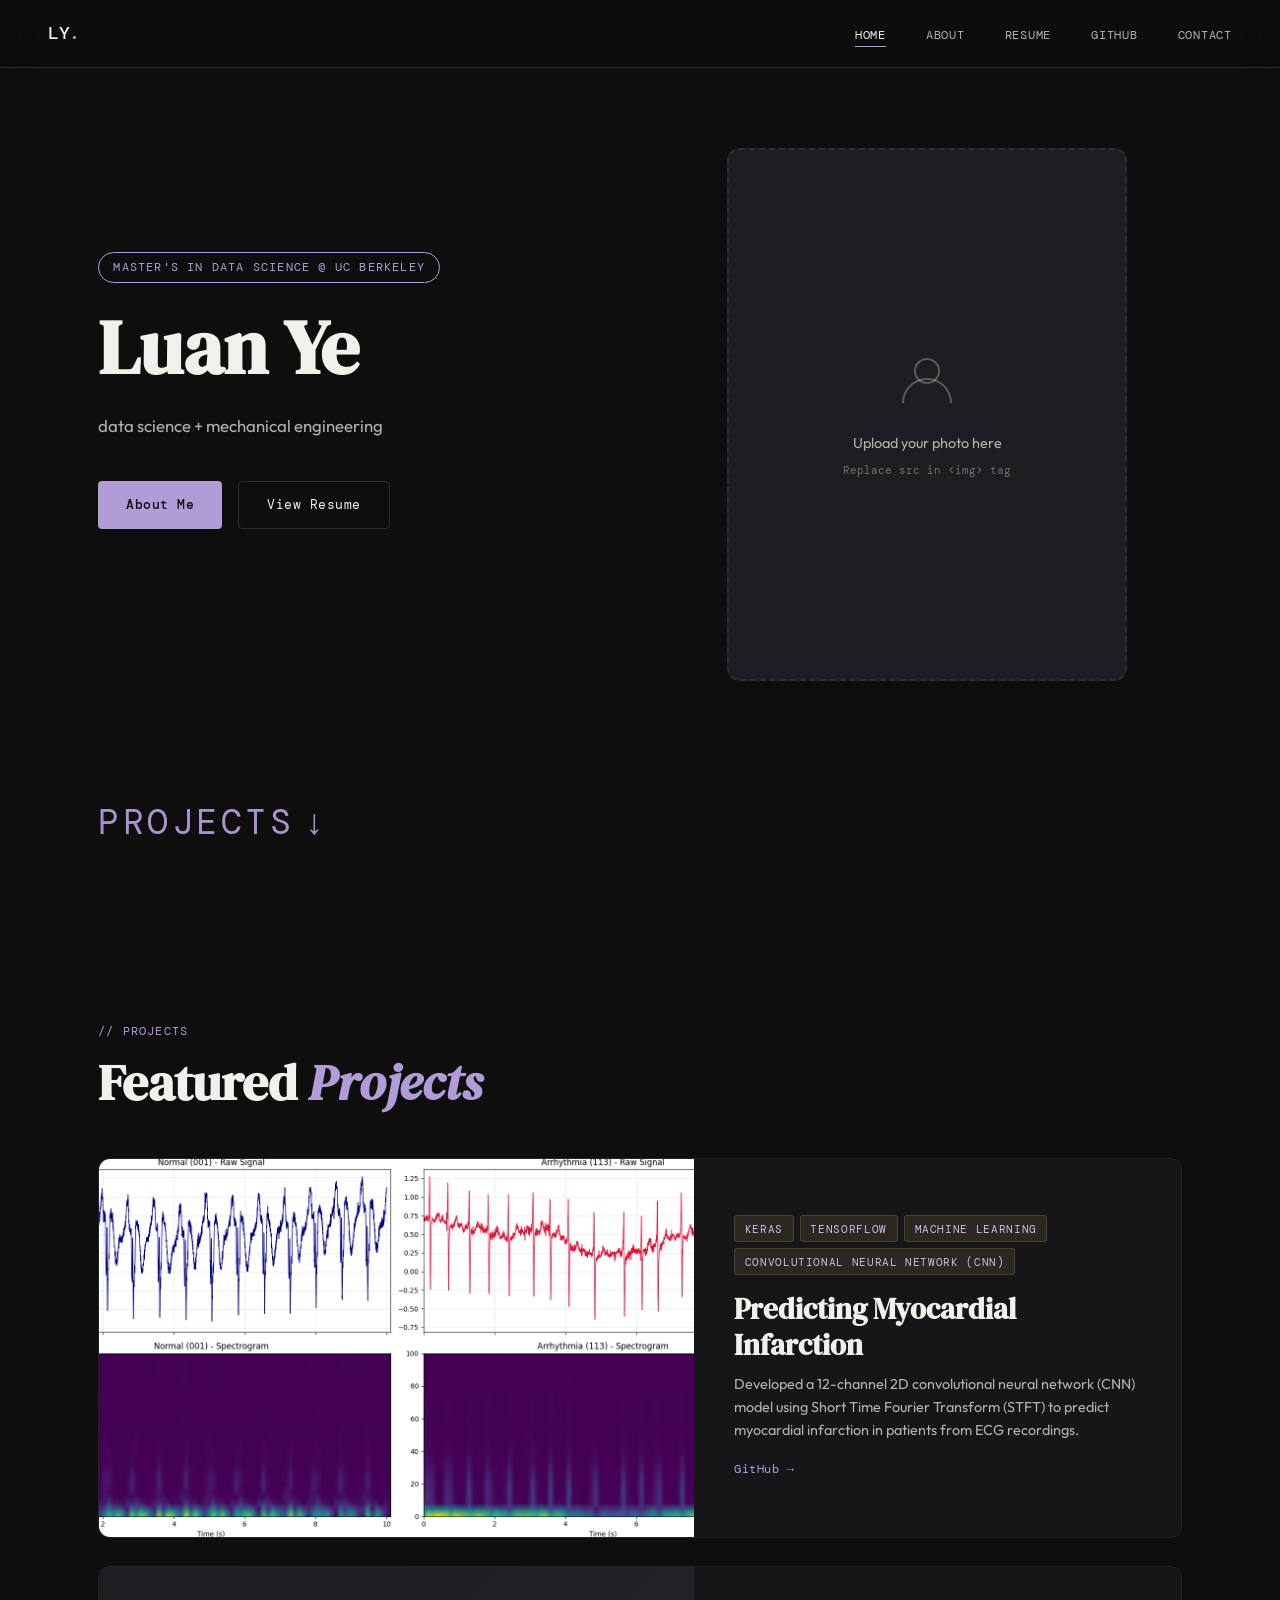
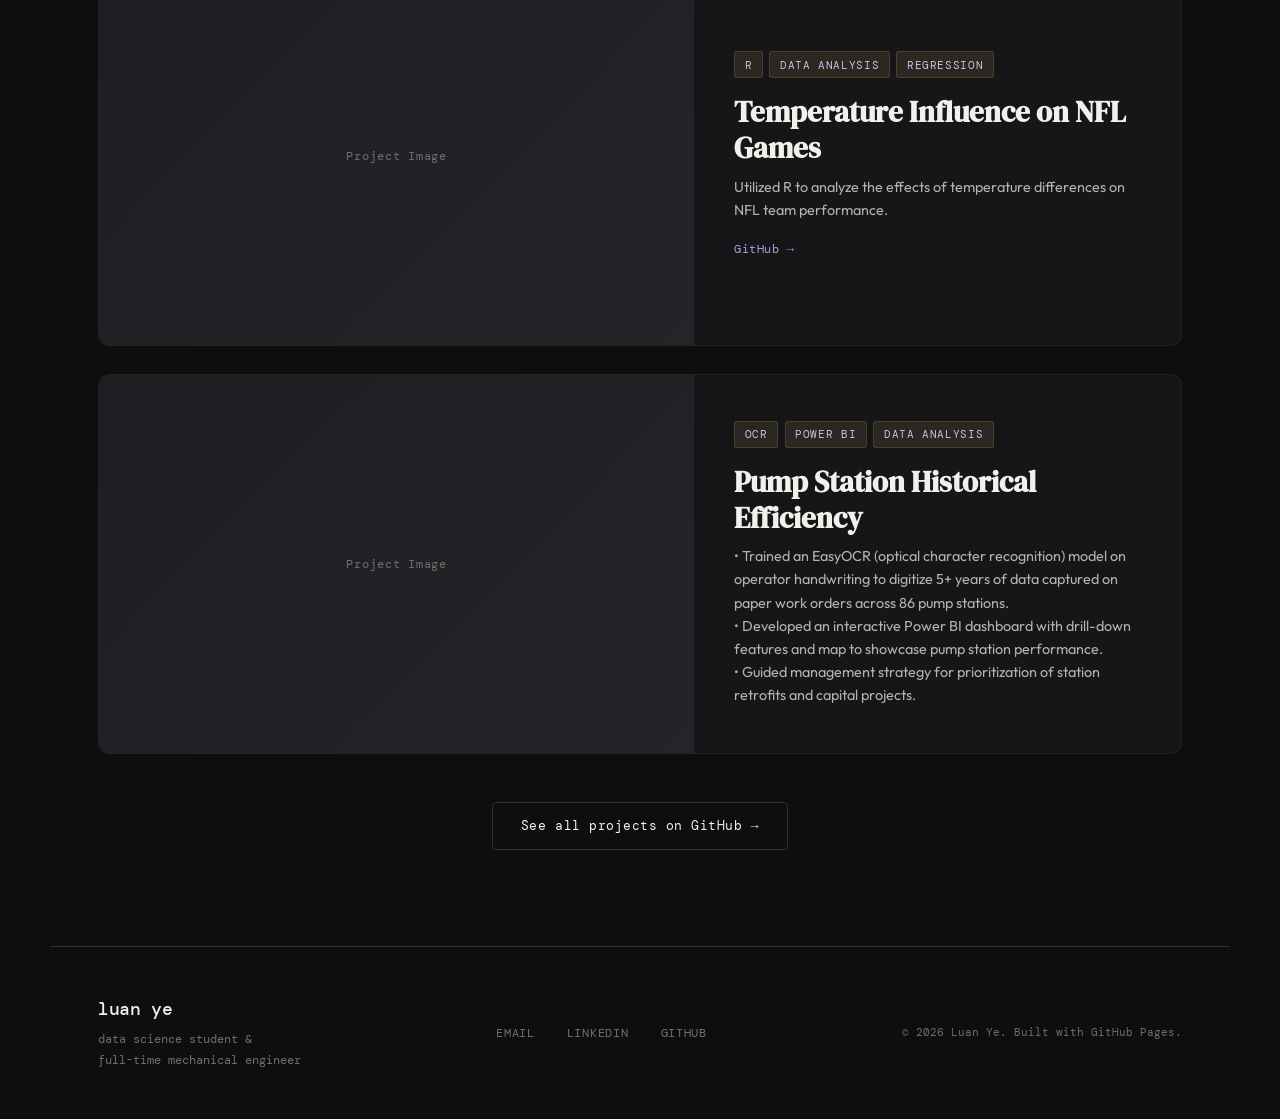
<file: index.html>
<!DOCTYPE html>
<html lang="en">
<head>
  <meta charset="UTF-8" />
  <meta name="viewport" content="width=device-width, initial-scale=1.0"/>
  <title>Luan Ye — Data Science & Mechanical Engineering</title>
  <link rel="preconnect" href="https://fonts.googleapis.com">
  <link href="https://fonts.googleapis.com/css2?family=DM+Serif+Display:ital@0;1&family=DM+Mono:wght@300;400;500&family=Outfit:wght@300;400;500;600&display=swap" rel="stylesheet">
  <link rel="stylesheet" href="style.css">
</head>
<body>

  <!-- NAV -->
  <nav class="navbar">
    <div class="nav-logo">LY<span class="dot">.</span></div>
    <ul class="nav-links">
      <li><a href="index.html" class="active">Home</a></li>
      <li><a href="about.html">About</a></li>
      <li><a href="resume.html">Resume</a></li>
      <li><a href="https://github.com/yourusername" target="_blank">GitHub</a></li>
      <li><a href="contact.html">Contact</a></li>
    </ul>
    <button class="nav-toggle" aria-label="Toggle menu">&#9776;</button>
  </nav>

  <!-- HERO -->
  <section class="hero">
    <div class="hero-left">
      <span class="hero-tag">Master's in Data Science @ UC Berkeley</span>
      <h1 class="hero-title">Luan Ye </h1>
      <p class="hero-sub">
        data science + mechanical engineering
      </p>
      <div class="hero-cta">
        <a href="about.html" class="btn btn-primary">About Me</a>
        <a href="resume.html" class="btn btn-ghost">View Resume</a>
      </div>
    </div>

    <div class="hero-right">
      <div class="photo-frame">
        <div class="photo-placeholder">
          <div class="photo-inner">
            <svg width="64" height="64" viewBox="0 0 64 64" fill="none" xmlns="http://www.w3.org/2000/svg">
              <circle cx="32" cy="24" r="12" stroke="currentColor" stroke-width="2" fill="none" opacity="0.4"/>
              <path d="M8 56c0-13.255 10.745-24 24-24s24 10.745 24 24" stroke="currentColor" stroke-width="2" fill="none" opacity="0.4"/>
            </svg>
            <p>Upload your photo here</p>
            <span>Replace src in &lt;img&gt; tag</span>
          </div>
        </div>
        <!-- Uncomment and replace with your photo:
        <img src="assets/photo.jpg" alt="Your Name" class="hero-photo" />
        -->
        <div class="frame-accent top-left"></div>
        <div class="frame-accent bottom-right"></div>
      </div>
    </div>

    <div class="hero-scroll-indicator">
  <a href="#projects" class="scroll-down">
    Projects <span class="arrow">↓</span>
  </a>
</div>
  </section>

  <!-- PROJECTS -->
  <section class="projects-section" id="projects">
    <div class="section-header">
      <div class="section-label">// Projects</div>
      <h2>Featured <em>Projects</em></h2>
    </div>

    <div class="projects-grid">

      <div class="project-card large">
        <div class="project-img-wrap">
          <img src="assets/ECG_STFT_Spectrogram.png" alt="Project 1 Image"> 
          </div>
        <div class="project-info">
          <div class="project-tags">
            <span>Keras</span><span>TensorFlow</span><span>Machine Learning</span><span>Convolutional Neural Network (CNN)</span>
          </div>
          <h3>Predicting Myocardial Infarction</h3>
          <p>Developed a 12-channel 2D convolutional neural network (CNN) model using Short Time Fourier Transform (STFT) to predict myocardial infarction in patients from ECG recordings.</p>
          <div class="project-links">
            <a href="https://github.com/yourusername/project1" target="_blank" class="proj-link">GitHub →</a>
          </div>
        </div>
      </div>

      <div class="project-card large">
        <div class="project-img-wrap">
          <div class="project-img-placeholder">
            <span>Project Image</span>
          </div>
        </div>
        <div class="project-info">
          <div class="project-tags">
            <span>R</span><span>Data Analysis</span><span>Regression</span>
          </div>
          <h3>Temperature Influence on NFL Games</h3>
          <p>Utilized R to analyze the effects of temperature differences on NFL team performance.</p>
          <div class="project-links">
            <a href="https://github.com/yourusername/project2" target="_blank" class="proj-link">GitHub →</a>
          </div>
        </div>
      </div>

      <div class="project-card large">
        <div class="project-img-wrap">
          <div class="project-img-placeholder">
            <span>Project Image</span>
          </div>
        </div>
        <div class="project-info">
          <div class="project-tags">
            <span>OCR</span><span>Power BI</span><span>Data Analysis</span>
          </div>
          <h3>Pump Station Historical Efficiency</h3>
          <p>• Trained an EasyOCR (optical character recognition) model on operator handwriting to digitize 5+ years of data captured on paper work orders across 86 pump stations. 
          <br>• Developed an interactive Power BI dashboard with drill-down features and map to showcase pump station performance.
          <br>• Guided management strategy for prioritization of station retrofits and capital projects.
          </p>
        </div>
      </div>

    </div>

    <div class="projects-more">
      <a href="https://github.com/yourusername" target="_blank" class="btn btn-ghost">See all projects on GitHub →</a>
    </div>
  </section>

  <!-- FOOTER -->
  <div id="footer-placeholder"></div>

  <script src="main.js"></script>
</body>
</html>
</file>
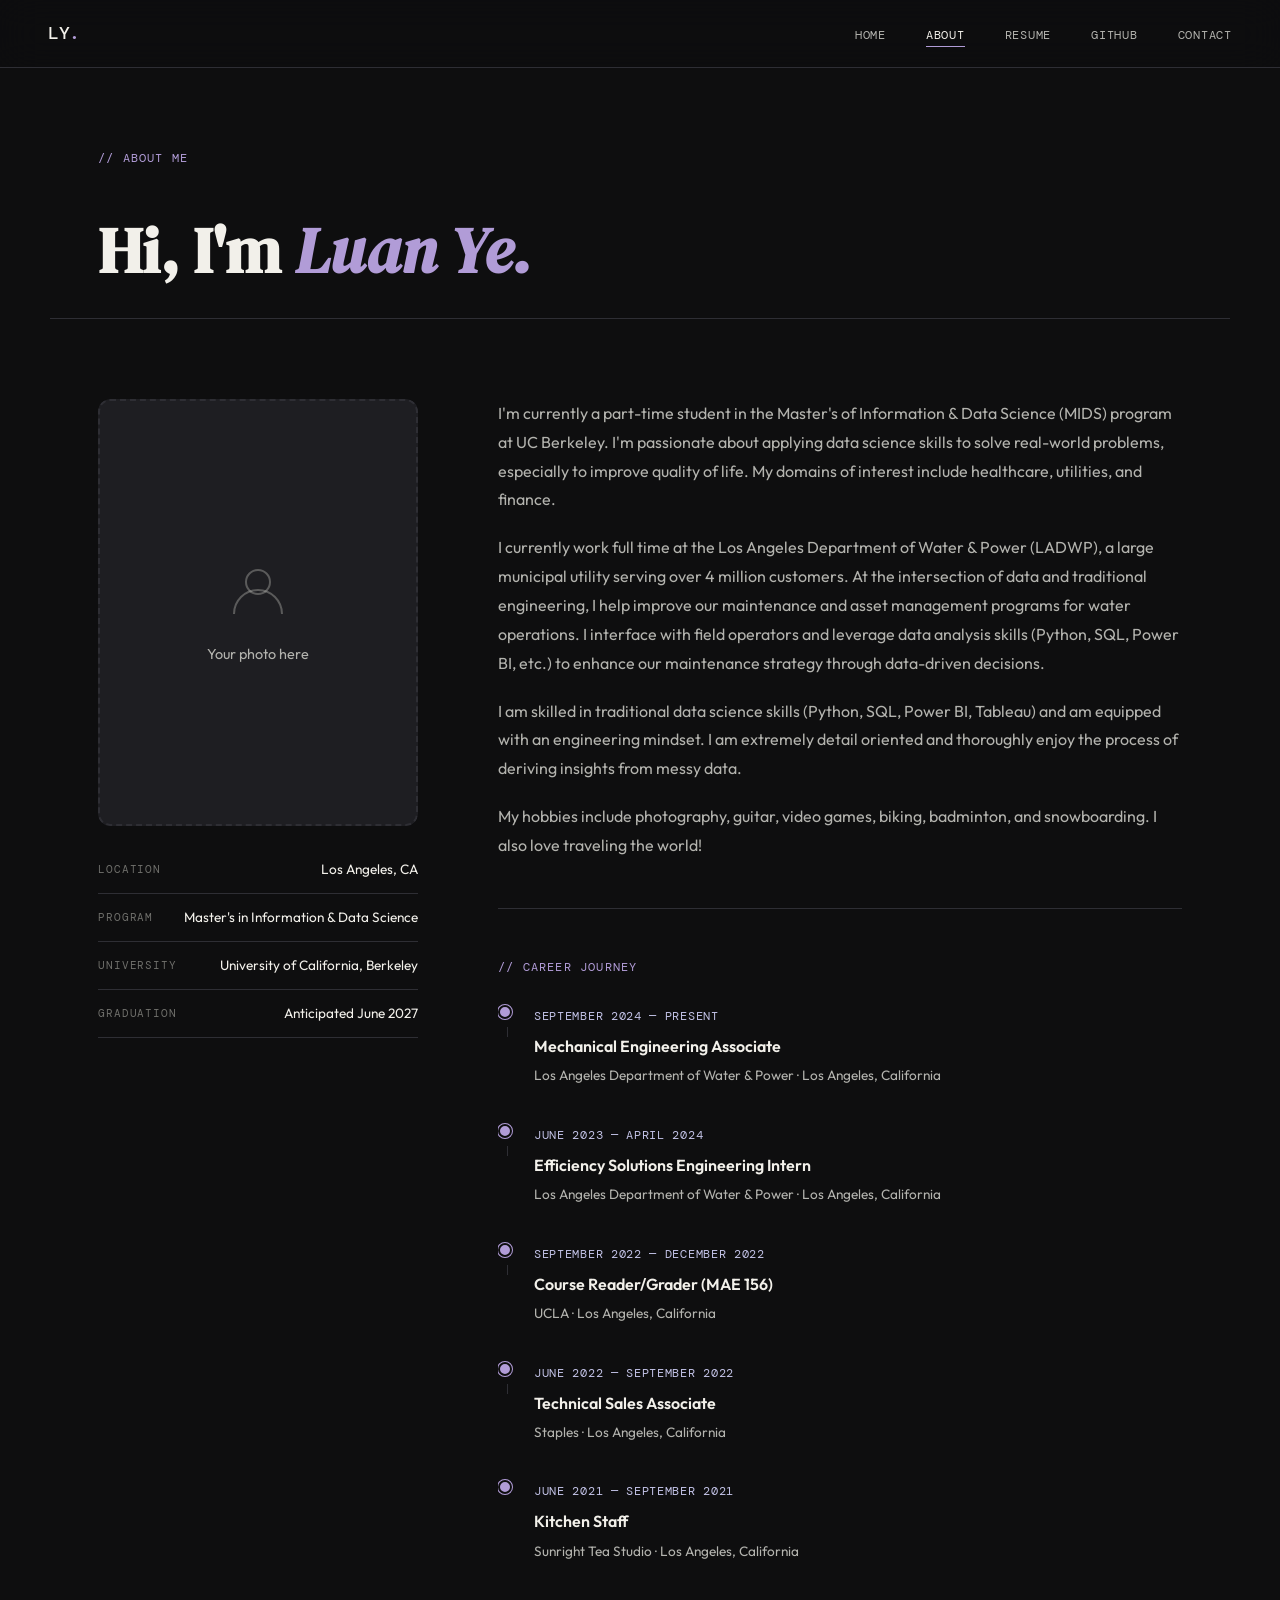
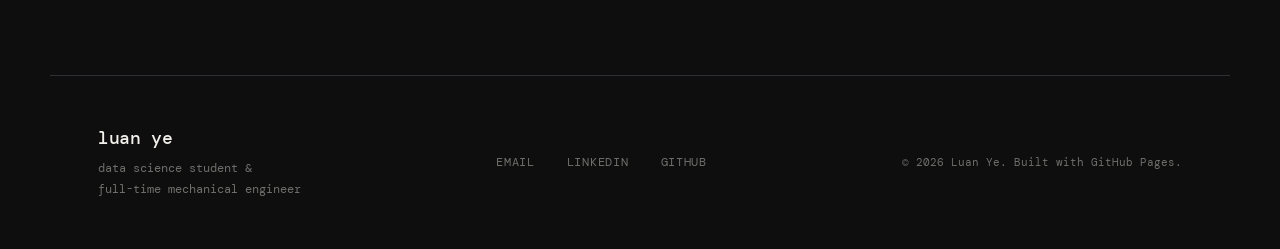
<file: about.html>
<!DOCTYPE html>
<html lang="en">
<head>
  <meta charset="UTF-8" />
  <meta name="viewport" content="width=device-width, initial-scale=1.0"/>
  <title>About — Luan Ye</title>
  <link rel="preconnect" href="https://fonts.googleapis.com">
  <link href="https://fonts.googleapis.com/css2?family=DM+Serif+Display:ital@0;1&family=DM+Mono:wght@300;400;500&family=Outfit:wght@300;400;500;600&display=swap" rel="stylesheet">
  <link rel="stylesheet" href="style.css">
</head>
<body>

  <nav class="navbar">
    <div class="nav-logo">LY<span class="dot">.</span></div>
    <ul class="nav-links">
      <li><a href="index.html">Home</a></li>
      <li><a href="about.html" class="active">About</a></li>
      <li><a href="resume.html">Resume</a></li>
      <li><a href="https://github.com/yourusername" target="_blank">GitHub</a></li>
      <li><a href="contact.html">Contact</a></li>
    </ul>
    <button class="nav-toggle" aria-label="Toggle menu">&#9776;</button>
  </nav>

  <section class="page-hero">
    <div class="section-label">// About Me</div>
    <br><h1>Hi, I'm <em>Luan Ye.</em></h1>
  </section>

  <section class="about-section">
    <div class="about-grid">
      <div class="about-photo-col">
        <div class="photo-frame about-frame">
          <div class="photo-placeholder">
            <div class="photo-inner">
              <svg width="64" height="64" viewBox="0 0 64 64" fill="none">
                <circle cx="32" cy="24" r="12" stroke="currentColor" stroke-width="2" fill="none" opacity="0.4"/>
                <path d="M8 56c0-13.255 10.745-24 24-24s24 10.745 24 24" stroke="currentColor" stroke-width="2" fill="none" opacity="0.4"/>
              </svg>
              <p>Your photo here</p>
            </div>
          </div>
          <!-- <img src="assets/photo.jpg" alt="Your Name" class="hero-photo" /> -->
          <div class="frame-accent top-left"></div>
          <div class="frame-accent bottom-right"></div>
        </div>
        <div class="about-quick-facts">
          <div class="fact"><span class="fact-label">Location</span><span>Los Angeles, CA</span></div>
          <div class="fact"><span class="fact-label">Program</span><span>Master's in Information & Data Science</span></div>
          <div class="fact"><span class="fact-label">University</span><span>University of California, Berkeley</span></div>
          <div class="fact"><span class="fact-label">Graduation</span><span>Anticipated June 2027</span></div>
        </div>
      </div>

      <div class="about-text-col">
        <p>
          I'm currently a part-time student in the Master's of Information & Data Science (MIDS) program at UC Berkeley. I'm passionate about applying data science skills to solve real-world problems, especially to improve quality of life. 
          My domains of interest include healthcare, utilities, and finance.
        </p>
        <p>
         I currently work full time at the Los Angeles Department of Water & Power (LADWP), a large municipal utility serving over 4 million customers. At the intersection of data and traditional engineering, I help improve our maintenance and asset management programs for water operations.
         I interface with field operators and leverage data analysis skills (Python, SQL, Power BI, etc.) to enhance our maintenance strategy through data-driven decisions.
        </p>
        <p>
          I am skilled in traditional data science skills (Python, SQL, Power BI, Tableau) and am equipped with an engineering mindset. I am extremely detail oriented and thoroughly enjoy the process of deriving insights from messy data.
        </p>
        <p>
          My hobbies include photography, guitar, video games, biking, badminton, and snowboarding. I also love traveling the world!
        </p>

        <div class="timeline">
  <div class="section-label" style="margin-bottom: 1.5rem;">
    // Career Journey
  </div>

  <div class="timeline-item">
    <div class="timeline-dot"></div>
    <div class="timeline-content">
      <span class="timeline-date">September 2024 — Present</span>
      <h4>Mechanical Engineering Associate</h4>
      <p>Los Angeles Department of Water & Power · Los Angeles, California</p>
    </div>
  </div>

  <div class="timeline-item">
    <div class="timeline-dot"></div>
    <div class="timeline-content">
      <span class="timeline-date">June 2023 — April 2024</span>
      <h4>Efficiency Solutions Engineering Intern</h4>
      <p>Los Angeles Department of Water & Power · Los Angeles, California</p>
    </div>
  </div>

  <div class="timeline-item">
    <div class="timeline-dot"></div>
    <div class="timeline-content">
      <span class="timeline-date">September 2022 — December 2022</span>
      <h4>Course Reader/Grader (MAE 156)</h4>
      <p>UCLA · Los Angeles, California</p>
    </div>
  </div>

  <div class="timeline-item">
    <div class="timeline-dot"></div>
    <div class="timeline-content">
      <span class="timeline-date">June 2022 — September 2022</span>
      <h4>Technical Sales Associate</h4>
      <p>Staples · Los Angeles, California</p>
    </div>
  </div>

  <div class="timeline-item">
    <div class="timeline-dot"></div>
    <div class="timeline-content">
      <span class="timeline-date">June 2021 — September 2021</span>
      <h4>Kitchen Staff</h4>
      <p>Sunright Tea Studio · Los Angeles, California</p>
    </div>
  </div>

</div>
  </section>

  <div id="footer-placeholder"></div>

  <script src="main.js"></script>
</body>
</html>
</file>
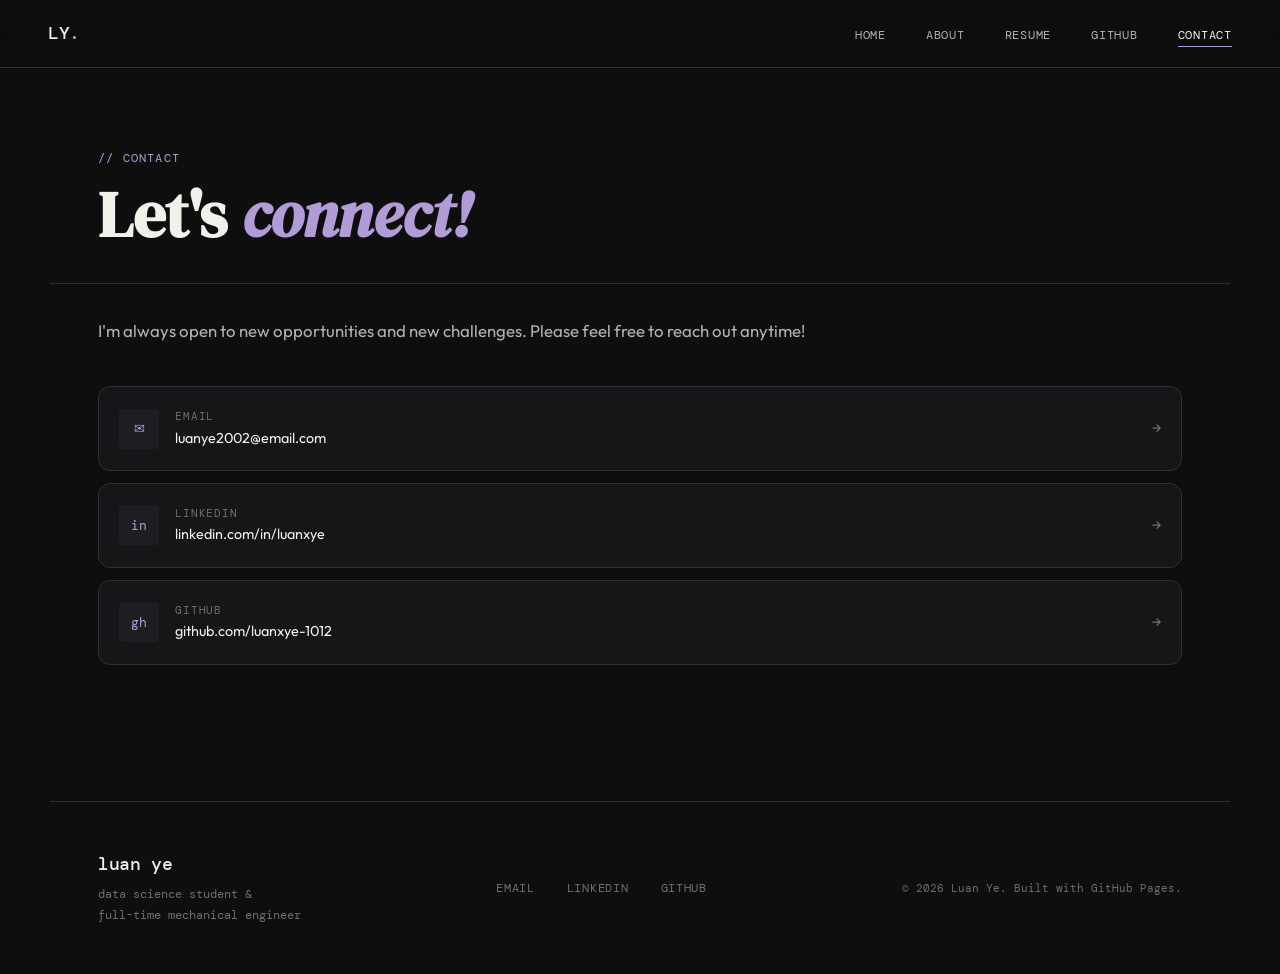
<file: contact.html>
<!DOCTYPE html>
<html lang="en">
<head>
  <meta charset="UTF-8" />
  <meta name="viewport" content="width=device-width, initial-scale=1.0"/>
  <title>Contact — Luan Ye</title>
  <link rel="preconnect" href="https://fonts.googleapis.com">
  <link href="https://fonts.googleapis.com/css2?family=DM+Serif+Display:ital@0;1&family=DM+Mono:wght@300;400;500&family=Outfit:wght@300;400;500;600&display=swap" rel="stylesheet">
  <link rel="stylesheet" href="style.css">
</head>
<body>

  <nav class="navbar">
    <div class="nav-logo">LY<span class="dot">.</span></div>
    <ul class="nav-links">
      <li><a href="index.html">Home</a></li>
      <li><a href="about.html">About</a></li>
      <li><a href="resume.html">Resume</a></li>
      <li><a href="https://github.com/yourusername" target="_blank">GitHub</a></li>
      <li><a href="contact.html" class="active">Contact</a></li>
    </ul>
    <button class="nav-toggle" aria-label="Toggle menu">&#9776;</button>
  </nav>

  <section class="page-hero">
    <div class="section-label">// Contact</div>
    <h1>Let's <em>connect!</em></h1>
  </section>

 <section class="contact-section">

  <p class="contact-intro">
    I'm always open to new opportunities and new challenges. Please feel free to reach out anytime!
  </p>

  <div class="contact-channels">

    <a href="mailto:luanye2002@email.com" class="contact-channel">
      <div class="channel-icon">✉</div>
      <div class="channel-info">
        <span class="channel-label">Email</span>
        <span class="channel-value">luanye2002@email.com</span>
      </div>
      <span class="channel-arrow">→</span>
    </a>

    <a href="https://linkedin.com/in/yourprofile" target="_blank" class="contact-channel">
      <div class="channel-icon">in</div>
      <div class="channel-info">
        <span class="channel-label">LinkedIn</span>
        <span class="channel-value">linkedin.com/in/luanxye</span>
      </div>
      <span class="channel-arrow">→</span>
    </a>

    <a href="https://github.com/yourusername" target="_blank" class="contact-channel">
      <div class="channel-icon">gh</div>
      <div class="channel-info">
        <span class="channel-label">GitHub</span>
        <span class="channel-value">github.com/luanxye-1012</span>
      </div>
      <span class="channel-arrow">→</span>
    </a>

  </div>

</section>

  <div id="footer-placeholder"></div>

  <script src="main.js"></script>
</body>
</html>
</file>
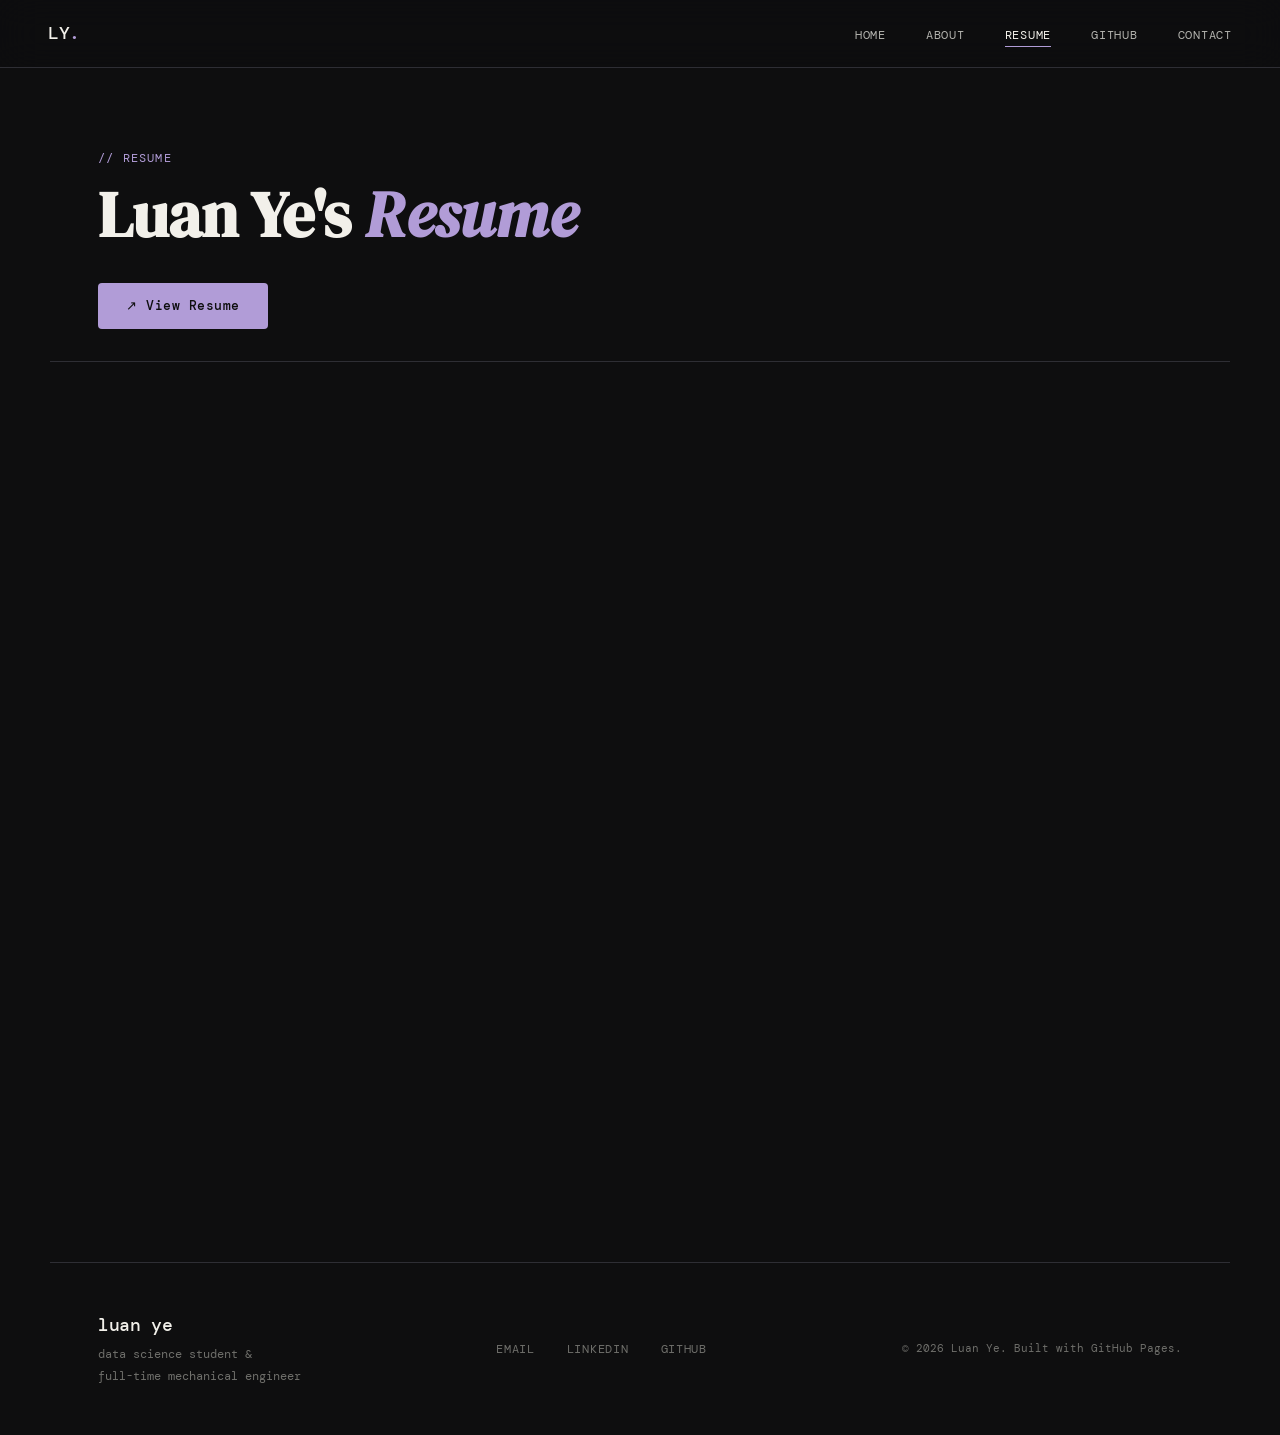
<file: resume.html>
<!DOCTYPE html>
<html lang="en">
<head>
  <meta charset="UTF-8" />
  <meta name="viewport" content="width=device-width, initial-scale=1.0"/>
  <title>Resume — Luan Ye</title>
  <link rel="preconnect" href="https://fonts.googleapis.com">
  <link href="https://fonts.googleapis.com/css2?family=DM+Serif+Display:ital@0;1&family=DM+Mono:wght@300;400;500&family=Outfit:wght@300;400;500;600&display=swap" rel="stylesheet">
  <link rel="stylesheet" href="style.css">
</head>
<body>

  <nav class="navbar">
    <div class="nav-logo">LY<span class="dot">.</span></div>
    <ul class="nav-links">
      <li><a href="index.html">Home</a></li>
      <li><a href="about.html">About</a></li>
      <li><a href="resume.html" class="active">Resume</a></li>
      <li><a href="https://github.com/luanxye-1012" target="_blank">GitHub</a></li>
      <li><a href="contact.html">Contact</a></li>
    </ul>
    <button class="nav-toggle" aria-label="Toggle menu">&#9776;</button>
  </nav>

  <section class="page-hero">
    <div class="section-label">// Resume</div>
    <h1>Luan Ye's <em>Resume</em></h1>
    <div style="margin-top: 2rem;">
    <a href="assets/resume.pdf" target="_blank" class="btn btn-primary">
    ↗ View Resume
  </a>
</div>
  </section>

  <section class="resume-viewer">
  <iframe 
  src="assets/resume.pdf#view=FitW&navpanes=0&toolbar=0"
  style="border: none;">
</iframe>
</section>

<div id="footer-placeholder"></div>

<script src="main.js"></script>
</body>
</html>
</file>
<file: style.css>
:root {
  --bg: #0e0e0f;
  --bg-2: #161618;
  --bg-3: #1e1e22;
  --surface: #252529;
  --border: #2e2e34;
  --text: #f2f0ea;
  --text-muted: #b3b3ae;
  --text-dim: #6f6f6b;
  --accent: #b19cd7;     
  --accent-warm: #f0c674;  
  --accent-muted: #c2c2e6;
  --serif: 'DM Serif Display', Georgia, serif;
  --sans: 'Outfit', sans-serif;
  --mono: 'DM Mono', monospace;
  --radius: 4px;
  --radius-lg: 12px;
  --nav-h: 68px;
  --max-w: 1180px;
  --ease: cubic-bezier(0.22, 1, 0.36, 1);
}

*, *::before, *::after { box-sizing: border-box; margin: 0; padding: 0; }

html { scroll-behavior: smooth; }

body {
  background: var(--bg);
  color: var(--text);
  font-family: var(--sans);
  font-size: 16px;
  line-height: 1.7;
  overflow-x: hidden;
  -webkit-font-smoothing: antialiased;
}

a { color: inherit; text-decoration: none; }
img { max-width: 100%; display: block; }
ul { list-style: none; }

/* ---- SCROLLBAR ---- */
::-webkit-scrollbar { width: 6px; }
::-webkit-scrollbar-track { background: var(--bg); }
::-webkit-scrollbar-thumb { background: var(--border); border-radius: 3px; }

/* ============================================
   NAVBAR
============================================ */
.navbar {
  position: fixed;
  top: 0; left: 0; right: 0;
  height: var(--nav-h);
  display: flex;
  align-items: center;
  justify-content: space-between;
  padding: 0 3rem;
  background: rgba(14, 14, 15, 0.85);
  backdrop-filter: blur(20px);
  border-bottom: 1px solid var(--border);
  z-index: 100;
  transition: border-color 0.3s;
}

.nav-logo {
  font-family: var(--mono);
  font-size: 1.1rem;
  font-weight: 500;
  letter-spacing: -0.02em;
  color: var(--text);
}

.nav-logo .dot { color: var(--accent); }

.nav-links {
  display: flex;
  gap: 2.5rem;
  align-items: center;
}

.nav-links a {
  font-family: var(--mono);
  font-size: 0.78rem;
  letter-spacing: 0.06em;
  text-transform: uppercase;
  color: var(--text-muted);
  transition: color 0.2s;
  position: relative;
}

.nav-links a::after {
  content: '';
  position: absolute;
  bottom: -4px; left: 0; right: 0;
  height: 1px;
  background: var(--accent);
  transform: scaleX(0);
  transform-origin: left;
  transition: transform 0.3s var(--ease);
}

.nav-links a:hover,
.nav-links a.active {
  color: var(--text);
}

.nav-links a:hover::after,
.nav-links a.active::after {
  transform: scaleX(1);
}

.nav-toggle {
  display: none;
  background: none;
  border: none;
  color: var(--text);
  font-size: 1.4rem;
  cursor: pointer;
}

/* ============================================
   BUTTONS
============================================ */
.btn {
  display: inline-flex;
  align-items: center;
  gap: 0.5rem;
  padding: 0.75rem 1.75rem;
  border-radius: var(--radius);
  font-family: var(--mono);
  font-size: 0.8rem;
  letter-spacing: 0.04em;
  transition: all 0.25s var(--ease);
  cursor: pointer;
  border: none;
}

.btn-primary {
  background: var(--accent);
  color: #0e0e0f;
  font-weight: 500;
}

.btn-primary:hover {
  background: #d9ff6e;
  transform: translateY(-1px);
  box-shadow: 0 8px 24px rgba(200, 240, 96, 0.2);
}

.btn-ghost {
  background: transparent;
  color: var(--text);
  border: 1px solid var(--border);
}

.btn-ghost:hover {
  border-color: var(--accent);
  color: var(--accent);
  transform: translateY(-1px);
}

/* ============================================
   SECTION LABELS
============================================ */
.section-label {
  font-family: var(--mono);
  font-size: 0.75rem;
  letter-spacing: 0.1em;
  color: var(--accent);
  margin-bottom: 0.75rem;
  text-transform: uppercase;
}

/* ============================================
   HERO
============================================ */
.hero {
  min-height: 100vh;
  padding: calc(var(--nav-h) + 5rem) 3rem 5rem;
  max-width: var(--max-w);
  margin: 0 auto;
  display: grid;
  grid-template-columns: 1fr 1fr;
  gap: 4rem;
  align-items: center;
}

.hero-tag {
  display: inline-block;
  font-family: var(--mono);
  font-size: 0.75rem;
  letter-spacing: 0.1em;
  text-transform: uppercase;
  color: var(--accent);
  border: 1px solid var(--accent);
  border-radius: 100px;
  padding: 0.25rem 0.9rem;
  margin-bottom: 1.5rem;
}

.hero-title {
  font-family: var(--serif);
  font-size: clamp(3rem, 6vw, 5.5rem);
  line-height: 1.05;
  color: var(--text);
  margin-bottom: 1.5rem;
  animation: fadeUp 0.8s var(--ease) both;
}

.hero-title em {
  font-style: italic;
  color: var(--accent);
}

.hero-sub {
  font-size: 1.05rem;
  color: var(--text-muted);
  max-width: 460px;
  margin-bottom: 2.5rem;
  line-height: 1.8;
  animation: fadeUp 0.8s 0.1s var(--ease) both;
}

.hero-cta {
  display: flex;
  gap: 1rem;
  flex-wrap: wrap;
  margin-bottom: 3rem;
  animation: fadeUp 0.8s 0.2s var(--ease) both;
}

.hero-stats {
  display: flex;
  align-items: center;
  gap: 2rem;
  animation: fadeUp 0.8s 0.3s var(--ease) both;
}

.stat { display: flex; flex-direction: column; }
.stat-num {
  font-family: var(--serif);
  font-size: 2rem;
  color: var(--text);
  line-height: 1;
}
.stat-label {
  font-family: var(--mono);
  font-size: 0.7rem;
  letter-spacing: 0.08em;
  color: var(--text-muted);
  text-transform: uppercase;
  margin-top: 0.2rem;
}
.stat-divider {
  width: 1px;
  height: 40px;
  background: var(--border);
}

/* PHOTO FRAME */
.hero-right {
  display: flex;
  flex-direction: column;
  align-items: center;
  gap: 1.5rem;
  animation: fadeIn 1s 0.4s var(--ease) both;
}

.photo-frame {
  position: relative;
  width: 100%;
  max-width: 400px;
  aspect-ratio: 3/4;
  border-radius: var(--radius-lg);
  overflow: hidden;
}

.about-frame {
  max-width: 340px;
  aspect-ratio: 3/4;
}

.photo-placeholder {
  width: 100%;
  height: 100%;
  background: var(--bg-3);
  border: 2px dashed var(--border);
  border-radius: var(--radius-lg);
  display: flex;
  align-items: center;
  justify-content: center;
  transition: border-color 0.3s;
}

.photo-placeholder:hover { border-color: var(--accent); }

.photo-inner {
  text-align: center;
  color: var(--text-muted);
  padding: 2rem;
}

.photo-inner p {
  font-size: 0.9rem;
  margin-top: 0.75rem;
}

.photo-inner span {
  font-family: var(--mono);
  font-size: 0.7rem;
  color: var(--text-dim);
}

.hero-photo {
  width: 100%;
  height: 100%;
  object-fit: cover;
  border-radius: var(--radius-lg);
}

.frame-accent {
  position: absolute;
  width: 40px;
  height: 40px;
  border-color: var(--accent);
  border-style: solid;
  pointer-events: none;
}

.frame-accent.top-left {
  top: -8px; left: -8px;
  border-width: 2px 0 0 2px;
}

.frame-accent.bottom-right {
  bottom: -8px; right: -8px;
  border-width: 0 2px 2px 0;
}

.floating-badge {
  display: flex;
  align-items: center;
  gap: 0.5rem;
  background: var(--bg-3);
  border: 1px solid var(--border);
  border-radius: 100px;
  padding: 0.5rem 1.25rem;
  font-family: var(--mono);
  font-size: 0.75rem;
  color: var(--text-muted);
  letter-spacing: 0.04em;
}

.badge-icon {
  color: var(--accent);
  animation: spin 4s linear infinite;
}

/* ============================================
   SUMMARY SECTION
============================================ */
.summary-section {
  background: var(--bg-2);
  border-top: 1px solid var(--border);
  border-bottom: 1px solid var(--border);
  padding: 6rem 3rem;
}

.summary-grid {
  max-width: var(--max-w);
  margin: 0 auto;
  display: grid;
  grid-template-columns: 1fr 1fr;
  gap: 5rem;
  align-items: start;
}

.summary-text h2 {
  font-family: var(--serif);
  font-size: clamp(1.8rem, 3vw, 2.8rem);
  line-height: 1.2;
  margin-bottom: 1.5rem;
}

.summary-text h2 em {
  font-style: italic;
  color: var(--accent);
}

.summary-text p {
  color: var(--text-muted);
  margin-bottom: 1rem;
  line-height: 1.8;
}

.summary-skills {
  display: flex;
  flex-wrap: wrap;
  gap: 0.6rem;
  padding-top: 1rem;
}

.skill-pill {
  font-family: var(--mono);
  font-size: 0.75rem;
  letter-spacing: 0.04em;
  padding: 0.4rem 0.9rem;
  border: 1px solid var(--border);
  border-radius: 100px;
  color: var(--text-muted);
  transition: all 0.2s;
}

.skill-pill:hover {
  border-color: var(--accent);
  color: var(--accent);
  background: rgba(200, 240, 96, 0.05);
}

/* ============================================
   PROJECTS SECTION
============================================ */
.projects-section {
  padding-top: 5.5rem;
  padding-right: 3rem;
  padding-bottom: 6rem;
  padding-left: 3rem;
  max-width: var(--max-w);
  margin: 0 auto;
  animation: fadeUp 1s 0.1s var(--ease) both;
}

.section-header {
  margin-bottom: 3rem;
}

.section-header h2 {
  font-family: var(--serif);
  font-size: clamp(2rem, 4vw, 3.5rem);
  line-height: 1.1;
}

.section-header h2 em {
  font-style: italic;
  color: var(--accent);
}

.projects-grid {
  display: grid;
  grid-template-columns: repeat(2, minmax(0, 1fr));
  gap: 1.75rem;
}

.project-card {
  background: var(--bg-2);
  border: 1px solid rgba(255, 255, 255, 0.06);
  border-radius: var(--radius-lg);
  overflow: hidden;

  transition: transform 0.45s var(--ease),
              box-shadow 0.45s var(--ease),
              border-color 0.3s var(--ease);

  will-change: transform;
}

.project-card:hover {
  transform: translateY(-8px);
  border-color: rgba(177, 156, 215, 0.35);
  box-shadow: 0 18px 50px rgba(0, 0, 0, 0.45);
}

.project-card.large {
  grid-column: 1 / -1;
  display: grid;
  grid-template-columns: 1.1fr 0.9fr;
  align-items: stretch;
  min-height: 380px;
}

.project-img-wrap {
  width: 100%;
  height: 100%;
  min-height: 320px;
  overflow: hidden;
  background: #0f0f12;
  position: relative;
}

.project-img-wrap img {
  width: 100%;
  height: 100%;
  object-fit: cover;
  display: block;

  transform: scale(1.03);
  transition: transform 0.7s var(--ease);
}

.project-card:hover .project-img-wrap img {
  transform: scale(1.08);
}

.project-card::before {
  content: "";
  position: absolute;
  inset: 0;
  background: radial-gradient(
    800px circle at var(--x, 50%) var(--y, 50%),
    rgba(177, 156, 215, 0.08),
    transparent 40%
  );
  opacity: 0;
  transition: opacity 0.4s ease;
  pointer-events: none;
}

.project-card:hover::before {
  opacity: 1;
}

.project-card {
  position: relative;
}

.project-img-placeholder {
  width: 100%;
  height: 100%;
  display: flex;
  align-items: center;
  justify-content: center;
  color: var(--text-dim);
  font-family: var(--mono);
  font-size: 0.75rem;
  letter-spacing: 0.06em;
  background: linear-gradient(135deg, var(--bg-3) 0%, var(--surface) 100%);
  transition: opacity 0.3s;
}

.project-img-placeholder:hover { opacity: 0.8; }

.project-info {
  padding: 1.5rem;
  display: flex;
  flex-direction: column;
  gap: 0.6rem;
}

.project-card.large .project-info {
  padding: 2.5rem;
  justify-content: center;
}

.project-tags {
  display: flex;
  flex-wrap: wrap;
  gap: 0.4rem;
  margin-bottom: 0.4rem;
}

.project-tags span {
  font-family: var(--mono);
  font-size: 0.67rem;
  letter-spacing: 0.06em;
  padding: 0.2rem 0.6rem;
  background: rgba(240, 198, 116, 0.10);
  color: var(--accent-muted);
  border: 1px solid rgba(200, 240, 96, 0.15);
  border-radius: 3px;
  text-transform: uppercase;
}

.project-info h3 {
  font-family: var(--serif);
  font-size: 1.3rem;
  color: var(--text);
  line-height: 1.25;
}

.project-card.large .project-info h3 {
  font-size: 1.8rem;
}

.project-info p {
  font-size: 0.9rem;
  color: var(--text-muted);
  line-height: 1.6;
}

.project-links {
  display: flex;
  gap: 1.25rem;
  margin-top: 0.5rem;
}

.proj-link {
  font-family: var(--mono);
  font-size: 0.78rem;
  color: var(--accent);
  letter-spacing: 0.04em;
  transition: opacity 0.2s;
}

.proj-link:hover { opacity: 0.7; }
.proj-link.secondary { color: var(--text-muted); }

.projects-more {
  margin-top: 3rem;
  text-align: center;
}

/* ============================================
   PAGE HERO (inner pages)
============================================ */
.page-hero {
  padding: calc(var(--nav-h) + 5rem) 3rem 2rem;
  max-width: var(--max-w);
  margin: 0 auto;
  border-bottom: 1px solid var(--border);
}

.page-hero h1 {
  font-family: var(--serif);
  font-size: clamp(2.5rem, 5vw, 4.5rem);
  line-height: 1.1;
  margin-top: 0.5rem;
}

.page-hero h1 em {
  font-style: italic;
  color: var(--accent);
}

/* ============================================
   ABOUT PAGE
============================================ */
.about-section {
  padding: 5rem 3rem;
  max-width: var(--max-w);
  margin: 0 auto;
}

.about-grid {
  display: grid;
  grid-template-columns: 320px 1fr;
  gap: 5rem;
  align-items: start;
}

.about-photo-col {
  position: sticky;
  top: calc(var(--nav-h) + 2rem);
}

.about-quick-facts {
  margin-top: 2rem;
  display: flex;
  flex-direction: column;
  gap: 0.75rem;
}

.fact {
  display: flex;
  justify-content: space-between;
  align-items: center;
  font-size: 0.85rem;
  padding-bottom: 0.75rem;
  border-bottom: 1px solid var(--border);
}

.fact-label {
  font-family: var(--mono);
  font-size: 0.7rem;
  letter-spacing: 0.08em;
  color: var(--text-dim);
  text-transform: uppercase;
}

.about-text-col h2 {
  font-family: var(--serif);
  font-size: 2.5rem;
  margin-bottom: 1.5rem;
}

.about-text-col h2 em {
  font-style: italic;
  color: var(--accent);
}

.about-text-col p {
  color: var(--text-muted);
  line-height: 1.8;
  margin-bottom: 1.2rem;
}

/* TIMELINE */
.timeline {
  margin-top: 3rem;
  padding-top: 3rem;
  border-top: 1px solid var(--border);
}

.timeline-item {
  display: grid;
  grid-template-columns: 16px 1fr;
  gap: 1.25rem;
  margin-bottom: 2rem;
  position: relative;
  overflow:hidden;
}

.timeline-item:not(:last-child) .timeline-dot::after {
  content: '';
  position: absolute;
  left: 7px;
  top: 20px;
  bottom: -20px;
  width: 1px;
  background: var(--border);
}

.timeline-dot {
  width: 14px;
  height: 14px;
  border-radius: 50%;
  background: var(--accent);
  border: 2px solid var(--bg);
  box-shadow: 0 0 0 1px var(--accent);
  margin-top: 4px;
  flex-shrink: 0;
  position: relative;
}

.timeline-date {
  font-family: var(--mono);
  font-size: 0.72rem;
  letter-spacing: 0.06em;
  color: var(--accent-muted);
  text-transform: uppercase;
}

.timeline-content h4 {
  font-size: 1rem;
  font-weight: 600;
  color: var(--text);
  margin: 0.3rem 0 0.2rem;
}

.timeline-content p {
  font-size: 0.85rem;
  color: var(--text-muted);
  margin: 0;
}

.timeline-content {
  mind-width: 0;
}

/* ============================================
   RESUME PAGE
============================================ */
.resume-viewer {
  padding: 0;
  margin: 0;
  max-width: none;
}

.resume-viewer iframe {
  width: 100%;
  height: 100vh;
  border: none;
  display: block;
}

/* ============================================
   CONTACT PAGE
============================================ */
.contact-section {
  padding: 2rem 3rem 6rem;
  max-width: var(--max-w);
  margin: 0 auto;
}

.contact-intro {
  font-size: 1.05rem;
  color: var(--text-muted);
  line-height: 1.8;
  margin-bottom: 2.5rem;
}

.contact-channels {
  display: flex;
  flex-direction: column;
  gap: 0.75rem;
  margin-bottom: 2.5rem;
}

.contact-channel {
  display: flex;
  align-items: center;
  gap: 1rem;
  padding: 1.25rem;
  background: var(--bg-2);
  border: 1px solid var(--border);
  border-radius: var(--radius-lg);
  transition: border-color 0.2s, transform 0.2s var(--ease);
}

.contact-channel:hover {
  border-color: var(--accent);
  transform: translateX(4px);
}

.channel-icon {
  width: 40px;
  height: 40px;
  background: var(--bg-3);
  border-radius: var(--radius);
  display: flex;
  align-items: center;
  justify-content: center;
  font-family: var(--mono);
  font-size: 0.8rem;
  color: var(--accent);
  flex-shrink: 0;
}

.channel-info {
  flex: 1;
  display: flex;
  flex-direction: column;
}

.channel-label {
  font-family: var(--mono);
  font-size: 0.68rem;
  letter-spacing: 0.08em;
  text-transform: uppercase;
  color: var(--text-dim);
}

.channel-value {
  font-size: 0.9rem;
  color: var(--text);
}

.channel-arrow {
  color: var(--text-dim);
  font-size: 0.9rem;
  transition: color 0.2s;
}

.contact-channel:hover .channel-arrow { color: var(--accent); }

/* ============================================
   FOOTER
============================================ */
.footer {
  border-top: 1px solid var(--border);
  padding: 3rem;
  max-width: var(--max-w);
  margin: 0 auto;
  display: grid;
  grid-template-columns: auto 1fr auto;
  align-items: center;
  gap: 2rem;
}

.footer-left {
  display: flex;
  flex-direction: column;
  gap: 0.25rem;
}

.footer-left p {
  font-size: 0.78rem;
  color: var(--text-dim);
  font-family: var(--mono);
}

.footer-links {
  display: flex;
  justify-content: center;
  gap: 2rem;
}

.footer-links a {
  font-family: var(--mono);
  font-size: 0.75rem;
  letter-spacing: 0.06em;
  color: var(--text-dim);
  text-transform: uppercase;
  transition: color 0.2s;
}

.footer-links a:hover { color: var(--accent); }

.footer-copy {
  font-family: var(--mono);
  font-size: 0.7rem;
  color: var(--text-dim);
  text-align: right;
}

/* ============================================
   ANIMATIONS
============================================ */
@keyframes fadeUp {
  from { opacity: 0; transform: translateY(24px); }
  to   { opacity: 1; transform: translateY(0); }
}

@keyframes fadeIn {
  from { opacity: 0; }
  to   { opacity: 1; }
}

@keyframes spin {
  from { transform: rotate(0deg); }
  to   { transform: rotate(360deg); }
}

@keyframes pulse {
  0%, 100% { opacity: 1; }
  50% { opacity: 0.4; }
}

/* ============================================
   RESPONSIVE
============================================ */
@media (max-width: 900px) {
  .hero {
    grid-template-columns: 1fr;
    text-align: center;
    padding-top: calc(var(--nav-h) + 3rem);
  }

  .hero-right { order: -1; }
  .hero-cta { justify-content: center; }
  .hero-stats { justify-content: center; }
  .hero-sub { margin: 0 auto 2rem; }

  .photo-frame { max-width: 280px; margin: 0 auto; }

  .summary-grid,
  .about-grid,
  .contact-grid {
    grid-template-columns: 1fr;
    gap: 3rem;
  }

  .about-photo-col { position: static; }

  .project-card.large {
    grid-column: span 1;
    grid-template-columns: 1fr;
  }

  .projects-grid { grid-template-columns: 1fr; }

  .resume-entry {
    grid-template-columns: 1fr;
    gap: 0.5rem;
  }

  .footer {
    grid-template-columns: 1fr;
    text-align: center;
  }

  .footer-links { flex-wrap: wrap; }
  .footer-copy { text-align: center; }
}

@media (max-width: 640px) {
  .navbar { padding: 0 1.5rem; }
  .nav-links { display: none; }
  .nav-toggle { display: block; }

  .hero,
  .summary-section,
  .projects-section,
  .about-section,
  .resume-section,
  .contact-section,
  .page-hero {
    padding-left: 1.5rem;
    padding-right: 1.5rem;
  }

  .footer { padding: 2rem 1.5rem; }
}

.hero-scroll-indicator {
  margin-top: 3rem;
  display: flex;
  justify-content: flex-start;
}

.scroll-down {
  font-family: var(--mono);
  font-size: 2.2rem;   /* reasonable large CTA size */
  letter-spacing: 0.1em;
  text-transform: uppercase;
  color: var(--accent);

  display: inline-flex;
  align-items: center;
  gap: 0.6rem;

  opacity: 0.95;
  transition: opacity 0.2s, transform 0.2s;
}

.scroll-down:hover {
  opacity: 1;
  transform: translateY(2px);
}

.scroll-down .arrow {
  font-size: 2.2rem; /* match text, not bigger */
  animation: bounce 1.6s infinite;
}

@keyframes bounce {
  0%, 100% { transform: translateY(0); }
  50% { transform: translateY(4px); }
}
</file>
